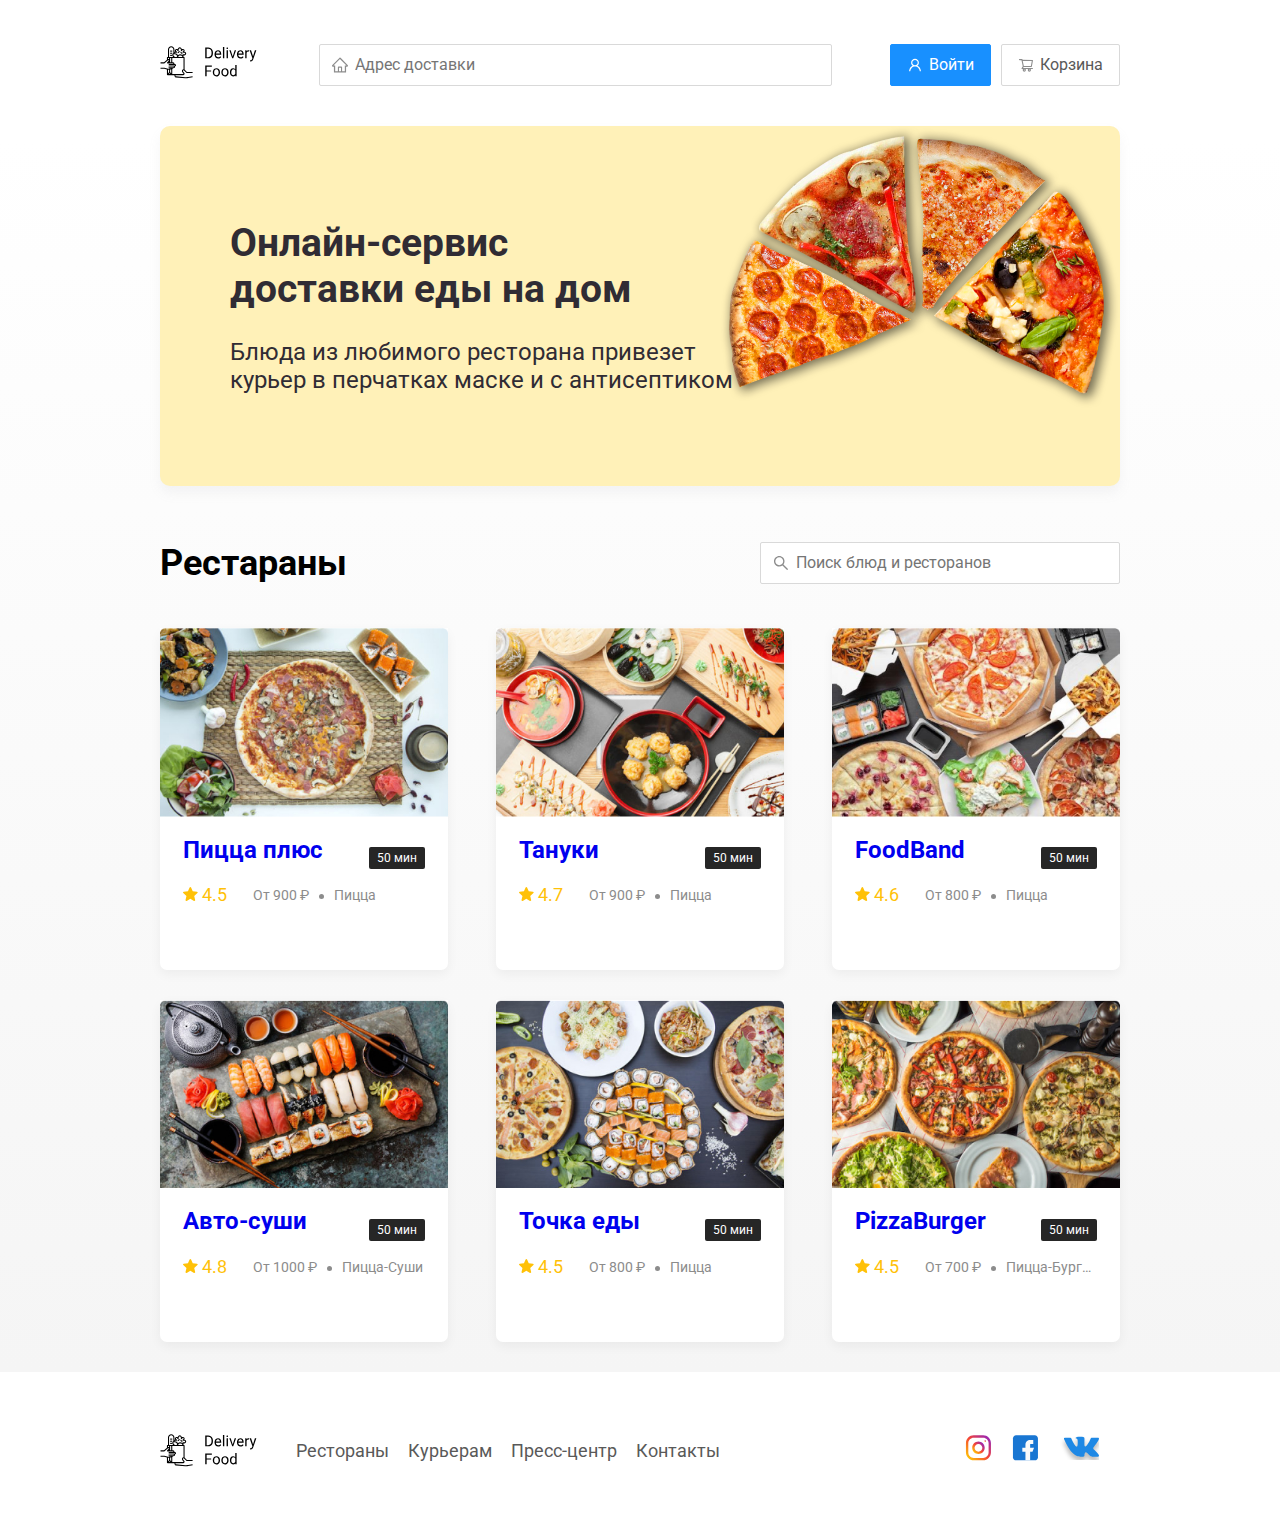
<file: index.html>
<!DOCTYPE html>
<html lang="ru">
<head>
	<meta charset="UTF-8">
	<meta name="viewport" content="width-device-whidth, initial-scale=1.0">
	<title>Delivery food-Доставка еды на дом</title>
	<link href="https://fonts.googleapis.com/css2?family=Roboto:wght@400;700&display=swap" rel="stylesheet">
	<link rel="stylesheet" href="css/normalize.css">
	<link rel="stylesheet" href="css/style.css">
</head>
<body>
	<div class="container">
		<header class="header">
			<a href="index.html" class="logo">
				<img src="img/logo.svg" alt="logo" class="logo">
			</a>
			<input type="text" class="input input-address" placeholder="Адрес доставки">
			<div class="buttons">
				<div class="button button-primary">
					<img src="img/user.svg" class="button-icon">
					<span class="button-text">Войти</span>
				</div>
				<div class="button">
					<img src="img/shopping-cart.svg" class="button-icon">
					<span class="button-text">Корзина</span>
				</div>
	    	</div>
		</header>
	</div>

	<main class="main">
		<div class="container">
			<section class="promo">
				<h1 class="promo-title">Онлайн-сервис <br> 
				доставки еды на дом</h1>
				<p class="promo-text">Блюда из любимого ресторана привезет <br>
				курьер в перчатках маске и с антисептиком</p>
			</section>
			<section class="restaurants">
			<div class="section-heading">
				<h2 class="section-title">Рестараны</h2>
				<input type="text" class="input input-search" placeholder="Поиск блюд и ресторанов">
			</div>
			<div class="cards">
				<a href="restaurant.html" class="card">
					<img src="img/image.jpg" alt="image-card" class="image-card">
					<div class="card-text">
						<div class="card-heading">
							<h3 class="card-title">Пицца плюс</h3>
							<span class="card-tag tag">50 мин</span>
						</div>
						<div class="card-info">
							<div class="rating">
							<img src="img/rating.svg" class="rating-stars">
							4.5</div>
							<div class="price">От 900 ₽</div>
							<div class="category">Пицца</div>
						</div>
					</div>
				</a>
				<a href="restaurant.html" class="card">
					<img src="img/tanyki.jpg" alt="image-card" class="image-card">
					<div class="card-text">
						<div class="card-heading">
							<h3 class="card-title">Тануки</h3>
							<span class="card-tag tag">50 мин</span>
						</div>
						<div class="card-info">
							<div class="rating">
							<img src="img/rating.svg" class="rating-stars">
							4.7</div>
							<div class="price">От 900 ₽</div>
							<div class="category">Пицца</div>
						</div>
					</div>
				</a>
				<a href="restaurant.html" class="card">
					<img src="img/FoodBand.jpg" alt="image-card" class="image-card">
					<div class="card-text">
						<div class="card-heading">
							<h3 class="card-title">FoodBand</h3>
							<span class="card-tag tag">50 мин</span>
						</div>
						<div class="card-info">
							<div class="rating">
							<img src="img/rating.svg" class="rating-stars">
							4.6</div>
							<div class="price">От 800 ₽</div>
							<div class="category">Пицца</div>
						</div>
					</div>
				</a>
				<a href="restaurant.html" class="card">
					<img src="img/auto-sushi.jpg" alt="image-card" class="image-card">
					<div class="card-text">
						<div class="card-heading">
							<h3 class="card-title">Авто-суши</h3>
							<span class="card-tag tag">50 мин</span>
						</div>
						<div class="card-info">
							<div class="rating">
							<img src="img/rating.svg" class="rating-stars">
							4.8</div>
							<div class="price">От 1000 ₽</div>
							<div class="category">Пицца-Суши</div>
						</div>
					</div>
				</a>
				<a href="restaurant.html" class="card">
					<img src="img/tochka-food.jpg" alt="image-card" class="image-card">
					<div class="card-text">
						<div class="card-heading">
							<h3 class="card-title">Точка еды</h3>
							<span class="card-tag tag">50 мин</span>
						</div>
						<div class="card-info">
							<div class="rating">
							<img src="img/rating.svg" class="rating-stars">
							4.5</div>
							<div class="price">От 800 ₽</div>
							<div class="category">Пицца</div>
						</div>
					</div>
				</a>
				<a href="restaurant.html" class="card">
					<img src="img/PizzaBurger.jpg" alt="image-card" class="image-card">
					<div class="card-text">
						<div class="card-heading">
							<h3 class="card-title">PizzaBurger</h3>
							<span class="card-tag tag">50 мин</span>
						</div>
						<div class="card-info">
							<div class="rating">
							<img src="img/rating.svg" class="rating-stars">
							4.5</div>
							<div class="price" style="flex-shrink: 0">От 700 ₽</div>
							<div class="category">Пицца-Бургеры</div>
						</div>
					</div>
				</a>
			</div>
		</section>
		</div>
	</main>

	<footer class="footer">
		<div class="container">
			<div class="footer-block">
				<img src="img/logo.svg" alt="logo" class="logo footer-logo">
				<nav class="footer-nav">
					<a href="#" class="footer-link">Рестораны</a>
					<a href="#" class="footer-link">Курьерам</a>
					<a href="#" class="footer-link">Пресс-центр</a>
					<a href="#" class="footer-link">Контакты</a>
				</nav>
				<div class="social-links">
					<a href="#" class="social-link"> <img src="img/instagram.svg"></a>
					<a href="#" class="social-link"> <img src="img/facebook.svg"></a>
					<a href="#" class="social-link"> <img src="img/vk.svg"></a>
				</div>
			</div>
		</div>
	</footer>
</body>
</html>
</file>
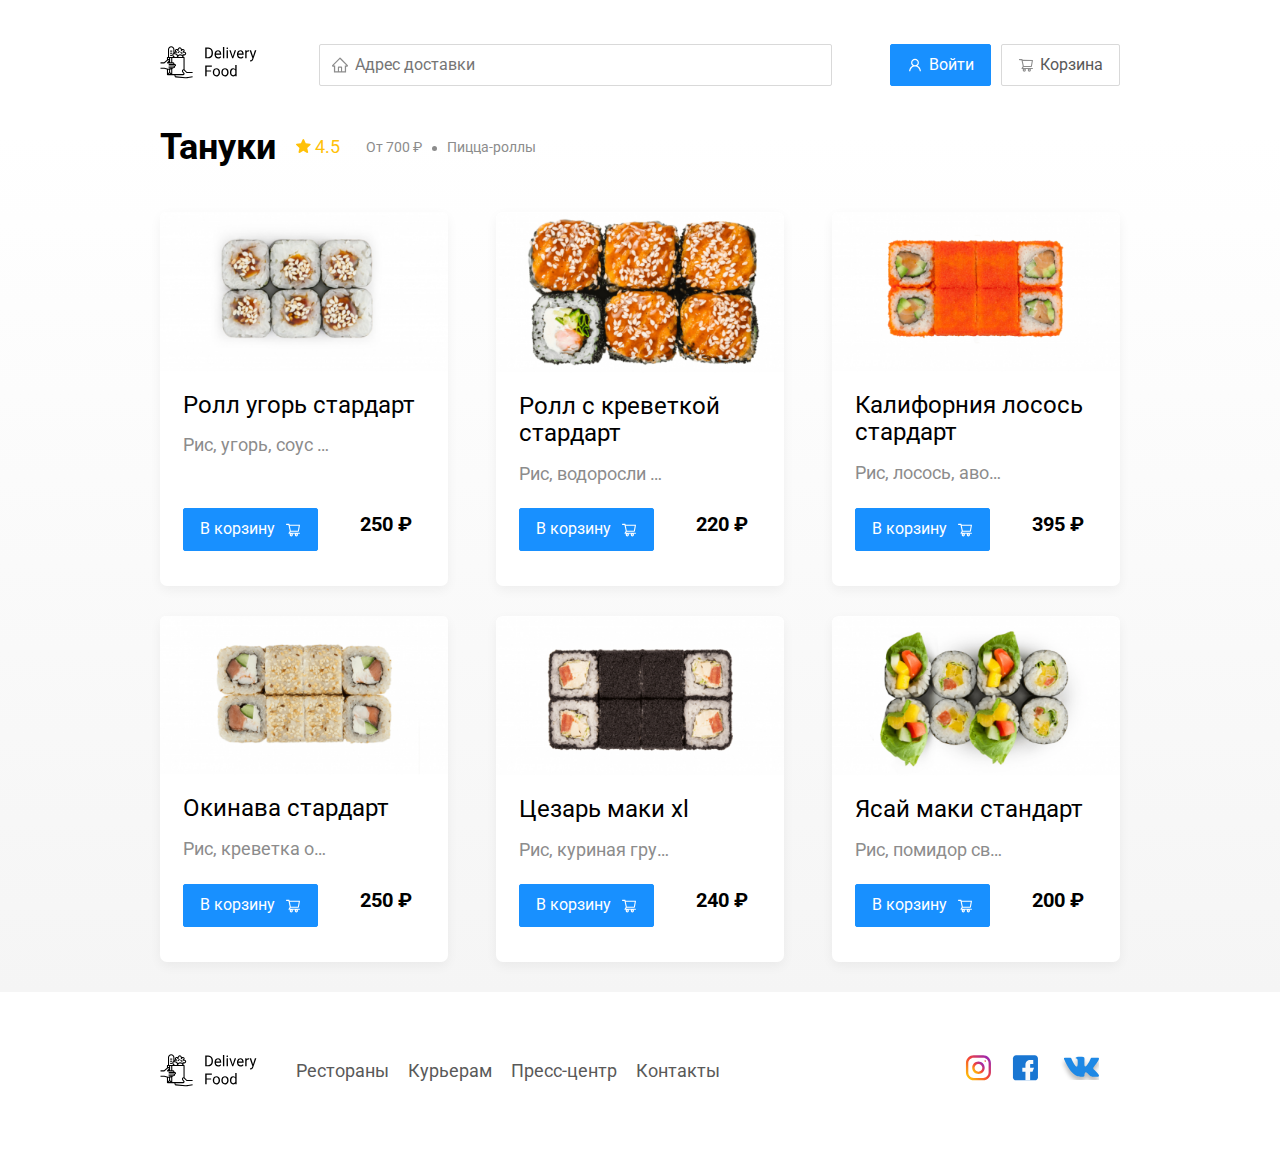
<file: restaurant.html>
<!DOCTYPE html>
<html lang="ru">
<head>
	<meta charset="UTF-8">
	<meta name="viewport" content="width-device-whidth, initial-scale=1.0">
	<title>Tanuki-Доставка еды на дом</title>
	<link href="https://fonts.googleapis.com/css2?family=Roboto:wght@400;700&display=swap" rel="stylesheet">
	<link rel="stylesheet" href="css/animate.css">
	<link rel="stylesheet" href="css/normalize.css">
	<link rel="stylesheet" href="css/style.css">
</head>
<body>
	<div class="container">
		<header class="header">
			<a href="index.html" class="logo">
				<img src="img/logo.svg" alt="logo" class="logo">
			</a>
			<input type="text" class="input input-address" placeholder="Адрес доставки">
			<div class="buttons">
				<div class="button button-primary">
					<img src="img/user.svg" class="button-icon">
					<span class="button-text">Войти</span>
				</div>
				<div class="button" id="cart-button">
					<img src="img/shopping-cart.svg" class="button-icon">
					<span class="button-text">Корзина</span>
				</div>
	    	</div>
		</header>
	</div>

	<main class="main">
		<div class="container">

			<section class="restaurants">
				<div class="section-heading">
					<h2 class="section-title">Тануки</h2>
					<div class="card-info-title">
						<div class="rating">
						<img src="img/rating.svg" class="rating-stars">
						4.5</div>
						<div class="price">От 700 ₽</div>
						<div class="category">Пицца-роллы</div>
					</div>
				</div>
				<div class="cards">
					<div class="card wow fadeInUp" data-wow-delay="0.1s">
						<img src="img/eel.png" alt="image-card" class="image-card">
						<div class="card-text">
							<div class="card-heading">
								<h3 class="card-title card-title-reg">Ролл угорь стардарт</h3>
							</div>
							<div class="card-info">
								<div class="ingridients">Рис, угорь, соус унаги, кунжут, водоросли нори.</div>
							</div>
							<div class="card-buttons">
								<button class="button button-primary">
								   <span class="button-card-text">В корзину</span>
								   <img src="img/icon-container.svg" class="button-card-image">
								</button>
								<strong class="card-price-bold"> 250 ₽</strong>
							</div>
						</div>
					</div>
					<div class="card wow fadeInUp" data-wow-delay="0.2s">
						<img src="img/shrimp.png" alt="image-card" class="image-card">
						<div class="card-text">
							<div class="card-heading">
								<h3 class="card-title card-title-reg">Ролл с креветкой стардарт</h3>
							</div>
							<div class="card-info">
								<div class="ingridients">Рис, водоросли нори, креветки отварные, сыр сливочный, огурцы.</div>
							</div>
							<div class="card-buttons">
								<button class="button button-primary">
								   <span class="button-card-text">В корзину</span>
								   <img src="img/icon-container.svg" class="button-card-image">
								</button>
								<strong class="card-price-bold"> 220 ₽</strong>
							</div>
						</div>
					</div>
					<div class="card wow fadeInUp" data-wow-delay="0.3s">
						<img src="img/california.png" alt="image-card" class="image-card">
						<div class="card-text">
							<div class="card-heading">
								<h3 class="card-title card-title-reg">Калифорния лосось стардарт</h3>
							</div>
							<div class="card-info">
								<div class="ingridients">Рис, лосось, авокадо, огурец, майонез, икра масаго, водоросли нори.</div>
							</div>
							<div class="card-buttons">
								<button class="button button-primary">
								   <span class="button-card-text">В корзину</span>
								   <img src="img/icon-container.svg" class="button-card-image">
								</button>
								<strong class="card-price-bold"> 395 ₽</strong>
							</div>
						</div>
					</div>
					<div class="card wow fadeInUp" data-wow-delay="0.4s">
						<img src="img/okinava.png" alt="image-card" class="image-card">
						<div class="card-text">
							<div class="card-heading">
								<h3 class="card-title card-title-reg">Окинава стардарт</h3>
							</div>
							<div class="card-info">
								<div class="ingridients">Рис, креветка отварная, сыр сливочный, лосось, огурец свежий, водоросли нори.</div>
							</div>
							<div class="card-buttons">
								<button class="button button-primary">
								   <span class="button-card-text">В корзину</span>
								   <img src="img/icon-container.svg" class="button-card-image">
								</button>
								<strong class="card-price-bold"> 250 ₽</strong>
							</div>
						</div>
					</div>
					<div class="card wow fadeInUp" data-wow-delay="0.5s">
						<img src="img/cezar.png" alt="image-card" class="image-card">
						<div class="card-text">
							<div class="card-heading">
								<h3 class="card-title card-title-reg">Цезарь маки xl</h3>
							</div>
							<div class="card-info">
								<div class="ingridients">Рис, куриная грудка копченая, икра масаго, томат, айсерг,соус Цезарь, водоросли нори.</div>
							</div>
							<div class="card-buttons">
								<button class="button button-primary">
								   <span class="button-card-text">В корзину</span>
								   <img src="img/icon-container.svg" class="button-card-image">
								</button>
								<strong class="card-price-bold"> 240 ₽</strong>
							</div>
						</div>
					</div>
					<div class="card wow fadeInUp" data-wow-delay="0.6s">
						<img src="img/maki.png" alt="image-card" class="image-card">
						<div class="card-text">
							<div class="card-heading">
								<h3 class="card-title card-title-reg">Ясай маки стандарт</h3>
							</div>
							<div class="card-info">
								<div class="ingridients">Рис, помидор свежий, перец болгарский, авокадо, огурец, айсберг, водоросли нори.</div>
							</div>
							<div class="card-buttons">
								<button class="button button-primary">
								   <span class="button-card-text">В корзину</span>
								   <img src="img/icon-container.svg" class="button-card-image">
								</button>
								<strong class="card-price-bold"> 200 ₽</strong>
							</div>
						</div>
					</div>
				</div>
			</section>
		</div>
	</main>

	<footer class="footer">
		<div class="container">
			<div class="footer-block">
				<img src="img/logo.svg" alt="logo" class="logo footer-logo">
				<nav class="footer-nav">
					<a href="#" class="footer-link">Рестораны</a>
					<a href="#" class="footer-link">Курьерам</a>
					<a href="#" class="footer-link">Пресс-центр</a>
					<a href="#" class="footer-link">Контакты</a>
				</nav>
				<div class="social-links">
					<a href="#" class="social-link"> <img src="img/instagram.svg"></a>
					<a href="#" class="social-link"> <img src="img/facebook.svg"></a>
					<a href="#" class="social-link"> <img src="img/vk.svg"></a>
				</div>
			</div>
		</div>
	</footer>

	<div class="modal">
		<div class="modal-dialog">
			<div class="modal-header">
				<h3 class="modal-title">Корзина</h3>
				<button class="close">&times;</button>
			</div>
			<div class="modal-body">
				<div class="food-row">
					<span class="food-name">Ролл угорь стандарт</span>
					<strong class="food-price">200 ₽</strong>
					<div class="food-counter">
						<button class="counter-button">-</button>
						<span class="counter">1</span>
						<button class="counter-button">+</button>
					</div>
				</div>
				<div class="food-row">
					<span class="food-name">Ролл угорь стандарт</span>
					<strong class="food-price">200 ₽</strong>
					<div class="food-counter">
						<button class="counter-button">-</button>
						<span class="counter">1</span>
						<button class="counter-button">+</button>
					</div>
				</div>
				<div class="food-row">
					<span class="food-name">Ролл угорь стандарт</span>
					<strong class="food-price">200 ₽</strong>
					<div class="food-counter">
						<button class="counter-button">-</button>
						<span class="counter">1</span>
						<button class="counter-button">+</button>
					</div>
				</div>
				<div class="food-row">
					<span class="food-name">Ролл угорь стандарт</span>
					<strong class="food-price">200 ₽</strong>
					<div class="food-counter">
						<button class="counter-button">-</button>
						<span class="counter">1</span>
						<button class="counter-button">+</button>
					</div>
				</div>
				<div class="food-row">
					<span class="food-name">Ролл угорь стандарт</span>
					<strong class="food-price">200 ₽</strong>
					<div class="food-counter">
						<button class="counter-button">-</button>
						<span class="counter">1</span>
						<button class="counter-button">+</button>
					</div>
				</div>
			</div>
			<div class="modal-footer">
				<span class="modal-pricetag">1200 ₽</span>
				<div class="footer-buttons">
					<button class="button button-primary">Оформить заказ</button>
					<button class="button">Отмена</button>
				</div>
			</div>
		</div>
	</div>
	<script src="js/wow.min.js"></script>
	<script src="js/main.js"></script>
</body>
</html>
</file>
<file: css/style.css>
*{
	box-sizing: border-box;
}
body{
	font-family: 'Roboto', sans-serif;
	padding-top: 44px;
}
.container{
	max-width: 1200px;
	margin: auto;
}
.header{
	display: flex;
	align-items: center;
	justify-content: space-between;/*раскидай эл так что б между ними было одинаковое расстояние*/
	margin-bottom: 40px;
}
.input{
	background: #FFFFFF;
	border: 1px solid #D9D9D9;
	border-radius: 2px;
	font-size: 16px;
	line-height: 24px;
	padding: 8px;
	padding-left: 35px;
	background-repeat: no-repeat;
	background-position: left 11px center;
}
.input-address{
	flex: 0.8;
	background-image: url(../img/home.svg);
}
.input-search{
	width: 360px;
	background-image: url(../img/search.svg);
	margin-left: auto;
}
.buttons{
	display: flex;
	align-items: center;
}
.button{
	display: flex;
	align-items: center;
	padding: 8px 16px;
	background: #FFFFFF;
	border: 1px solid #D9D9D9;
	box-sizing: border-box;
	box-shadow: 0px 0px 2px rgba(0, 0, 0, 0.0015);
	border-radius: 2px;
	color: #595959;
	font-size: 16px;
	line-height: 24px;
}
.button-primary{
	background: #1890FF;
	border: 1px solid #1890FF;
	color: #fff;
	margin-right: 10px;
}
.button-icon{
	margin-right: 6px;
}
.button-card-text{
	margin-right: 10px;
}
.main{
	background: linear-gradient(180deg, rgba(245, 245, 245, 0) 1.04%, #F5F5F5 100%);
}
.promo{
	box-shadow: 0px 7px 12px rgba(158, 158, 163, 0.1);
	background: #FFF1B8 url(../img/promo-img.png) no-repeat top right /450px;
	border-radius: 10px;
	padding: 68px 70px;
	margin-bottom: 56px;
}
.promo-title{
	font-style: normal;
	font-weight: bold;
	font-size: 39px;
	line-height: 46px;
	color: #302C34;
}
.promo-text{
	font-size: 24px;
	line-height: 28px;
	color: #302C34;
}
.section-heading{
	display: flex;
	align-items: center;
	margin-bottom: 44px;
}
.section-title{
	font-style: normal;
	font-weight: bold;
	font-size: 36px;
	line-height: 42px;
	margin: 0;
	color: #000000;
	margin-right: 20px;
}
.cards{
	display: flex;
	flex-wrap: wrap;/*если объект не помещается то переходит на сл линию*/
	justify-content: space-between;
}
.card{
	background: #FFFFFF;
	box-shadow: 0px 4px 12px rgba(0, 0, 0, 0.05);
	border-radius: 7px;/*вырезает то что находится за пределами рамки*/
	margin-bottom: 30px;
	flex-basis: 30%;
	display: flex;
	flex-direction: column;
	text-decoration: none;
}
.card-image{
	width: 384px;
	height: 250px;
	object-fit: cover;
}
.card-text{
	padding: 20px 23px 35px;
	flex-grow: 1;
	display: flex;
	flex-direction: column;
}
.card-heading{
	display: flex;
	align-items: center;
	justify-content: space-between;
}
.card-title{
	margin: 0;
	margin-bottom: 15px;
	font-style: normal;
	font-weight: bold;
	font-size: 24px;
	font-weight: 32px;
}
.card-title-reg{
	font-weight: 400;
}
.card-tag{
	font-style: normal;
	font-weight: normal;
	font-size: 12px;
	line-height: 20px;
	color: white;
	background: #262626;
	border-radius: 2px;
	padding: 1px 8px;
}
.card-info{
	display: flex;
	align-items: center;
	margin-bottom: 24px;
}
.card-info-title{
	display: flex;
	align-items: center;
}
.card-buttons{
	display: flex;
	margin-top: auto;
}
.card-price-bold{
	font-size: 20px;
	line-height: 32px;
	margin-left: 32px;
}
.rating{
	flex-shrink: 0;
	margin-right: 26px;
	color: #ffc107;
	font-size: 18px;
	line-height: 32px;
}
.price, 
.category{
	color: #8C8C8C;
	font-size: 18px;
	line-height: 32px;
}
.price{
	margin-right: 10px;
}
.category{
	white-space: nowrap;
	overflow: hidden;
	text-overflow: ellipsis;
	max-width: 150px;
}
.image-card{
	max-width: 100%;
}
.ingridients{
	color: #8C8C8C;
	font-size: 18px;
	line-height: 21px;
	white-space: nowrap;
	overflow: hidden;
	text-overflow: ellipsis;
	max-width: 150px;
}
.price:after{
	content: '';
	width: 5px;
	height: 5px;
	background-color: #8C8C8C;
	display: inline-block;
	vertical-align: middle;
	border-radius: 50%;
	margin-left: 10px;
}
.footer{
	padding: 60px 0;
}
.footer-block{
	display: flex;
	align-items: center;
	justify-content: space-between;
}
.footer-nav{
	margin-left: 35px;
	margin-right: auto;
}
.footer-link{
	display: inline-block;
	color: #595959;
	text-decoration: none;
	font-style: normal;
	font-weight: normal;
	font-size: 18px;
	line-height: 21px;
}
.footer-link:not(last-child){
	margin-right: 15px;
}
.social-links{
	display: flex;
	align-items: center;
}
.social-link:not(last-child){
	margin-right: 21px;
}
.modal{
	display: none;
	position: fixed;
	left: 0;
	top: 0;
	width: 100%;
	height: 100%;
	background: rgba(0, 0, 0, 0.4);
}
.is-open{
	display: flex;
}
.modal-dialog{
	max-width: 780px;
	width: 95%;
	background: #ffffff;
	border-radius: 5px;
	margin: auto;
	padding: 40px 45px;
}
.modal-title{
	margin: 0;
	font-weight: bold;
	font-size: 36px;
	line-height: 43px;
}
.modal-header{
	display: flex;
	align-items: center;
	justify-content: space-between;
	margin-bottom: 45px;
}
.close{
	font-size: 36px;
	border:none;
	background: transparent;
}
.food-row{
	display: flex;
	align-items: flex-start;
	justify-content: space-between;
	padding-bottom: 8px;
	border-bottom: 1px solid #d9d9d9;
	margin-bottom: 15px;
}
.food-name{
	font-weight: normal;
	font-size: 18px;
	line-height: 32px;
}
.food-price{
	margin-left: auto;
	margin-right: 47px;
	font-weight: bold;
	font-size: 20px;
	line-height: 32px;
}
.food-counter{
	display: flex;
	align-items: center;
}
.counter{
	font-size: 16px;
	line-height: 24px;
	margin-left: 10px;
	margin-right: 10px;
}
.counter-button{
	display: flex;
	align-items: center;
	justify-content: center;
	width: 32px;
	height: 32px;
	background: #ffffff;
	border: 1px solid #40a9ff;
	border-radius: 2px;
	font-size: 14px;
	line-height: 22px;
	color: #40a9ff;
}
.modal-body{
	margin-bottom: 52px;
}
.modal-footer{
	display: flex;
	align-items: center;
	justify-content: space-between;
}
.footer-buttons{
	display: flex;
	align-items: center;
	justify-content: space-between;
}
.modal-pricetag{
	background: #262626;
	border-radius: 5px;
	color: white;
	padding:15px 20px;
	font-size: 20px;
	line-height: 23px;
}
@media (max-width: 1366px) {
	.container{
		max-width: 960px;
	}
	.promo{
		background-size: 400px;
	}
	.category{
		margin-right: 0;
	}
	.category,
	.price{
		font-size: 14px;
	}
}
@media (max-width: 992px){
	.container{
		max-width: 750px;
	}
	.promo{
		padding: 50px;
		background-size: 340px;
		background-position: center right -10px;
	}
	.promo-title{
		font-size: 32px;
	}
	.promo-text{
		font-size: 18px;
		max-width: 380px;
	}
	.card{
		flex-basis: 49%;/*каждая из карточек  должна занимать половину контейнера*/
	}
	.footer-link{
		font-size: 16px;
	}
}
@media(max-width: 768px){
	.container{
		max-width: 560px;
	}
	.card-title{
		font-size: 18px;
	}
	.card-info{
		flex-wrap: wrap;
	}
	.promo-title{
		font-size: 24px;
		line-height: 1.4;
	}
	.promo-text{
		font-size: 16px;
		margin-top: 0;
	}
	.promo{
		background-size: 230px;
		background-position: top right;
	}
	.card.rating{
		flex-basis: 100%;
	}
	.footer-logo{
		margin-right: 30px;
	}
	.footer-nav{
		display: flex;
		align-items: center;
		justify-content: space-between;
		flex-wrap: wrap;
	}
	.social-links{
		margin-left: 15px;
		margin-right: 35px;
	}
	.social-link:not(last-child){
		margin-right: 15px;
	}
}
@media(max-width: 578px){
	.container{
		width: 90%;
	}
	.header{
		flex-wrap: wrap;
	}
	.input-address{
		margin-top: 15px;
		order: 5;
		flex:1;
	}
	.promo{
		background-image: none;
	}
	.promo-title{
		margin-bottom: 10px;
	}
	.section-title{
		font-size: 20px;
	}
	.card{
		flex-basis: 100%;
	}
	.image-card{
		width: 100%;
	}
	.footer{
		padding: 30px 0;
	}
	.footer-block{
		align-items: flex-start;
	}
	.footer-nav{
		margin-right: 0;
		margin-left: 0;
		order: 0;
		display: flex;
		flex-direction: column;
	}
	.footer-logo{
		margin-right: 15px;
		order:1;
	}
	.social-links{
		order:2;
	}
}
@media (max-width: 480px){
	.button-text{
		display: none;
	}
	.button-icon{
		margin: 0;
	}
	.button{
		min-height: 40px;
	}
	.promo{
		padding: 20px;
	}
	.section-heading{
		flex-wrap: wrap;
	}
	.footer-block{
		flex-wrap: wrap;
		flex-direction: column;
		align-items: center;
	}
	.footer-logo{
		order:0;
		margin-bottom: 20px;
	}
	.footer-nav{
		margin-bottom: 20px;
		text-align: center;
	}
	.footer-link:not(:last-child){
		margin-right: 0;
	}
}
</file>
